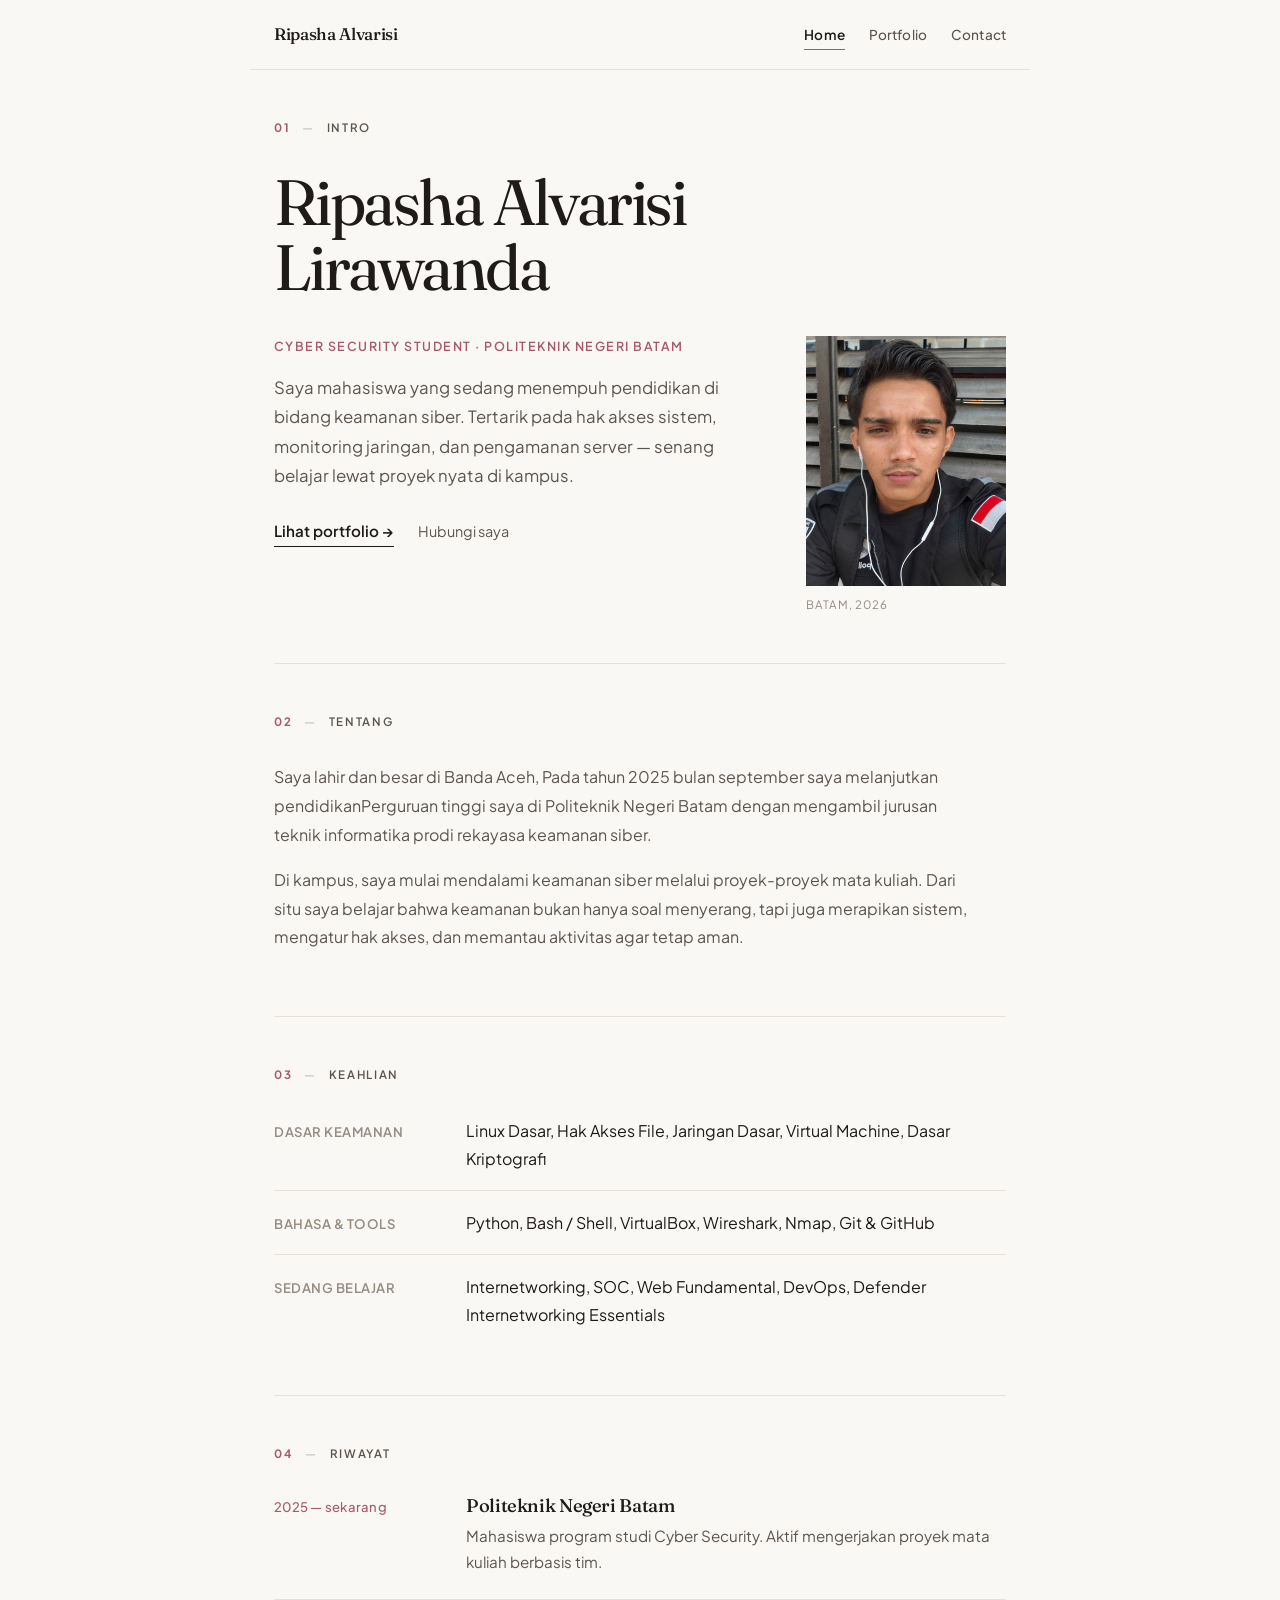
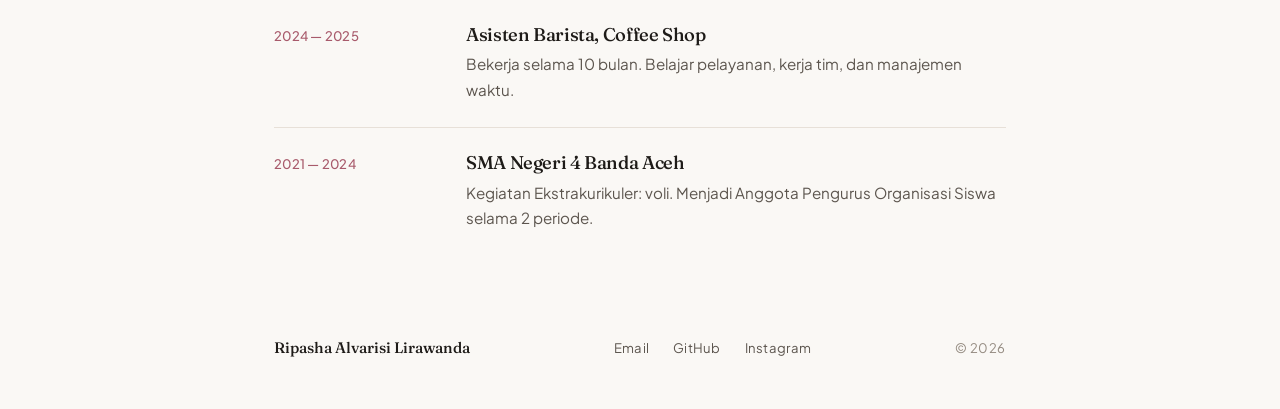
<file: minggu1/index.html>
<!DOCTYPE html>
<html lang="id">
<head>
  <meta charset="UTF-8">
  <meta name="viewport" content="width=device-width, initial-scale=1.0">
  <title>Ripasha Alvarisi Lirawanda — Cyber Security Student</title>
  <meta name="description" content="Profil Ripasha Alvarisi Lirawanda, mahasiswa Cyber Security Politeknik Negeri Batam.">
  <link rel="preconnect" href="https://fonts.googleapis.com">
  <link rel="preconnect" href="https://fonts.gstatic.com" crossorigin>
  <link href="https://fonts.googleapis.com/css2?family=Fraunces:ital,opsz,wght@0,9..144,400;0,9..144,500;0,9..144,600;1,9..144,400;1,9..144,500&family=Plus+Jakarta+Sans:wght@400;500;600;700&display=swap" rel="stylesheet">
  <link rel="stylesheet" href="css/style.css">
</head>
<body>

  <header class="topbar">
    <a class="brand" href="index.html">Ripasha Alvarisi</a>
    <nav class="topnav" aria-label="Navigasi">
      <a href="index.html" aria-current="page">Home</a>
      <a href="portfolio.html">Portfolio</a>
      <a href="contact.html">Contact</a>
    </nav>
  </header>

  <main>

    <!-- 01 · INTRO -->
    <section class="sec">
      <header class="sec-head">
        <span class="num">01</span>
        <span class="dash">—</span>
        <span class="label">Intro</span>
      </header>

      <h1 class="hero-name">
        Ripasha Alvarisi<br>Lirawanda
      </h1>

      <div class="intro-grid">
        <div class="intro-main">
          <p class="kicker">Cyber Security Student · Politeknik Negeri Batam</p>
          <p class="lede">
            Saya mahasiswa yang sedang menempuh pendidikan di bidang keamanan
            siber. Tertarik pada hak akses sistem, monitoring jaringan, dan
            pengamanan server — senang belajar lewat proyek nyata di kampus.
          </p>
          <p class="cta-row">
            <a class="cta-link" href="portfolio.html">Lihat portfolio <span class="arrow">→</span></a>
            <a class="cta-plain" href="contact.html">Hubungi saya</a>
          </p>
        </div>

        <figure class="intro-photo">
          <img src="img/foto.jpg" alt="Foto Ripasha Alvarisi Lirawanda">
          <figcaption>Batam, 2026</figcaption>
        </figure>
      </div>
    </section>

    <section class="sec">
      <header class="sec-head">
        <span class="num">02</span>
        <span class="dash">—</span>
        <span class="label">Tentang</span>
      </header>

      <div class="prose">
        <p>
          Saya lahir dan besar di Banda Aceh, Pada tahun 2025 bulan september 
          saya melanjutkan pendidikanPerguruan tinggi saya di Politeknik Negeri Batam 
          dengan mengambil jurusan teknik informatika prodi rekayasa keamanan siber.
        </p>
        <p>
          Di kampus, saya mulai mendalami keamanan siber melalui proyek-proyek
          mata kuliah. Dari situ saya belajar bahwa keamanan bukan hanya soal
          menyerang, tapi juga merapikan sistem, mengatur hak akses, dan
          memantau aktivitas agar tetap aman.
        </p>
      </div>
    </section>

    <section class="sec">
      <header class="sec-head">
        <span class="num">03</span>
        <span class="dash">—</span>
        <span class="label">Keahlian</span>
      </header>

      <dl class="skills">
        <div class="skill-row">
          <dt>Dasar Keamanan</dt>
          <dd>Linux Dasar, Hak Akses File, Jaringan Dasar, Virtual Machine, Dasar Kriptografi</dd>
        </div>
        <div class="skill-row">
          <dt>Bahasa &amp; Tools</dt>
          <dd>Python, Bash / Shell, VirtualBox, Wireshark, Nmap, Git &amp; GitHub</dd>
        </div>
        <div class="skill-row">
          <dt>Sedang Belajar</dt>
          <dd>Internetworking, SOC, Web Fundamental, DevOps, Defender Internetworking Essentials</dd>
        </div>
      </dl>
    </section>

    <section class="sec">
      <header class="sec-head">
        <span class="num">04</span>
        <span class="dash">—</span>
        <span class="label">Riwayat</span>
      </header>

      <ol class="log">
        <li class="log-row">
          <span class="log-date">2025 — sekarang</span>
          <div class="log-body">
            <h3>Politeknik Negeri Batam</h3>
            <p>Mahasiswa program studi Cyber Security. Aktif mengerjakan proyek mata kuliah berbasis tim.</p>
          </div>
        </li>
        <li class="log-row">
          <span class="log-date">2024 — 2025</span>
          <div class="log-body">
            <h3>Asisten Barista, Coffee Shop</h3>
            <p>Bekerja selama 10 bulan. Belajar pelayanan, kerja tim, dan manajemen waktu.</p>
          </div>
        </li>
        <li class="log-row">
          <span class="log-date">2021 — 2024</span>
          <div class="log-body">
            <h3>SMA Negeri 4 Banda Aceh</h3>
            <p>Kegiatan Ekstrakurikuler: voli.
              Menjadi Anggota Pengurus Organisasi Siswa selama 2 periode.
            </p>
          </div>
        </li>
      </ol>
    </section>

  </main>

  <footer class="footer">
    <span class="footer-name">Ripasha Alvarisi Lirawanda</span>
    <nav class="footer-nav">
      <a href="mailto:rifasyaalvarisi@gmail.com">Email</a>
      <a href="https://github.com/rifasyaalvarisi-svg" target="_blank" rel="noopener">GitHub</a>
      <a href="https://instagram.com/rpsyaalvrsi" target="_blank" rel="noopener">Instagram</a>
    </nav>
    <span class="footer-year">© 2026</span>
  </footer>

</body>
</html>
</file>
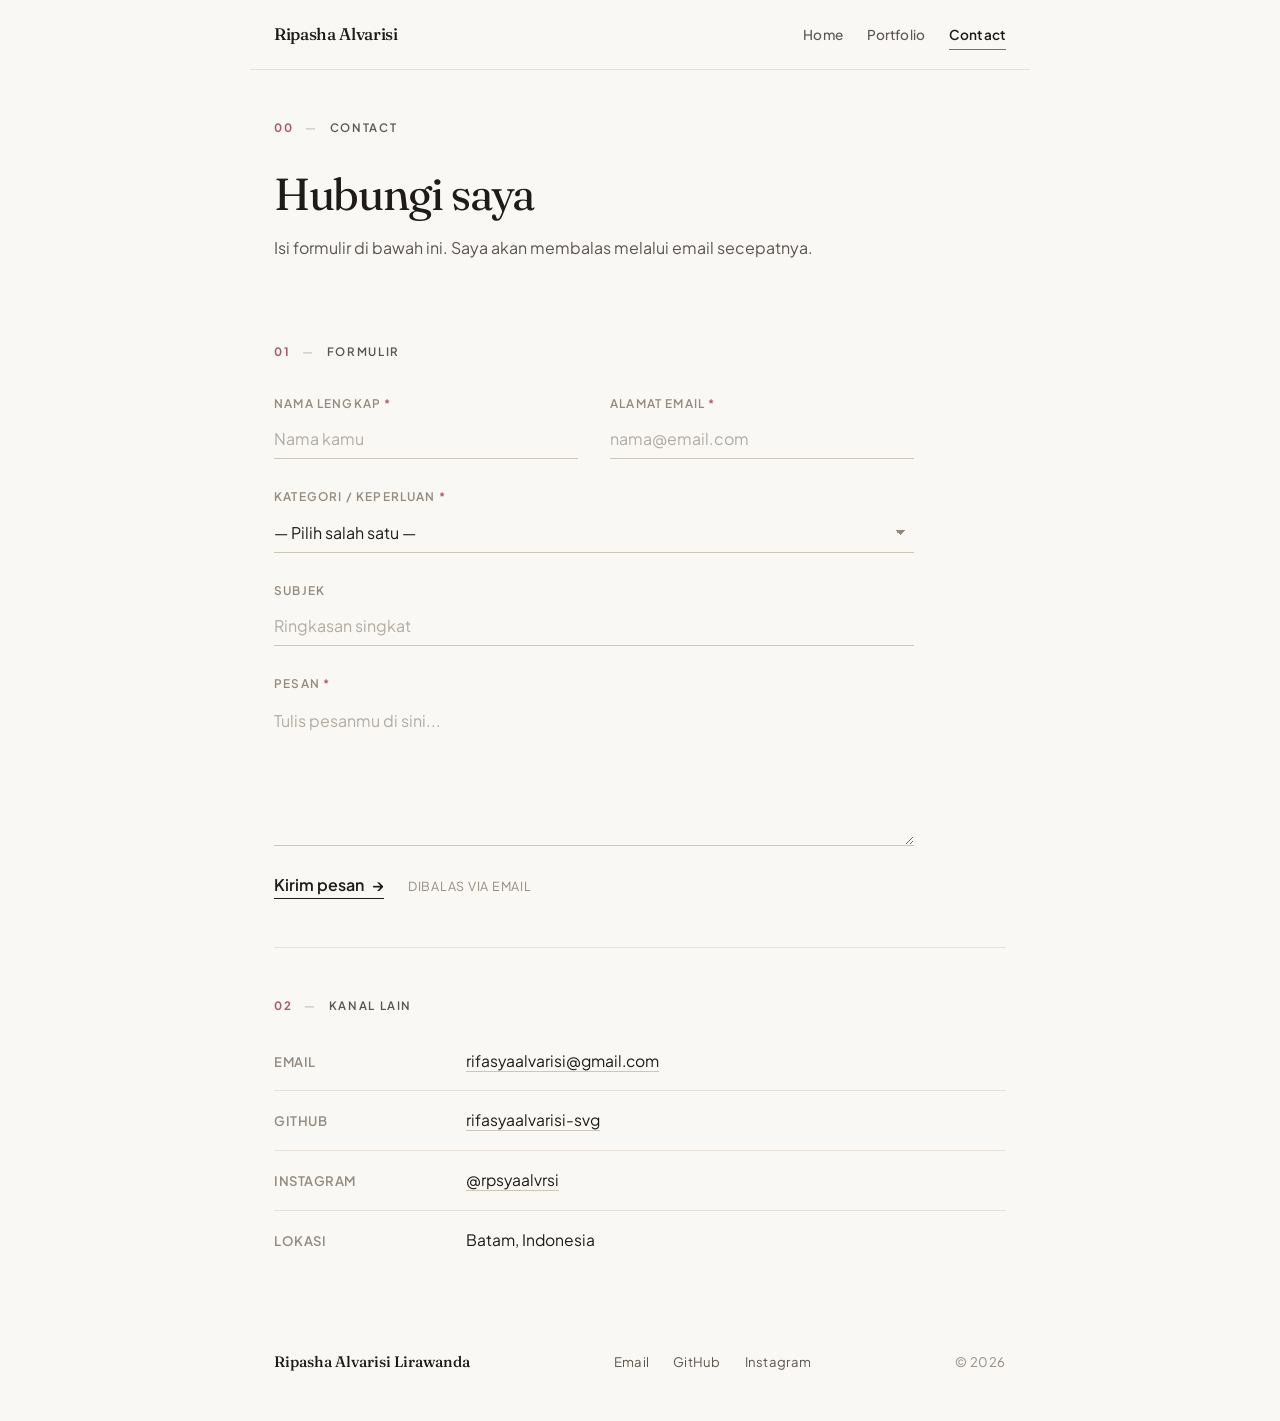
<file: minggu1/contact.html>
<!DOCTYPE html>
<html lang="id">
<head>
  <meta charset="UTF-8">
  <meta name="viewport" content="width=device-width, initial-scale=1.0">
  <title>Contact — Ripasha Alvarisi Lirawanda</title>
  <link rel="preconnect" href="https://fonts.googleapis.com">
  <link rel="preconnect" href="https://fonts.gstatic.com" crossorigin>
  <link href="https://fonts.googleapis.com/css2?family=Fraunces:ital,opsz,wght@0,9..144,400;0,9..144,500;0,9..144,600;1,9..144,400;1,9..144,500&family=Plus+Jakarta+Sans:wght@400;500;600;700&display=swap" rel="stylesheet">
  <link rel="stylesheet" href="css/style.css">
</head>
<body>

  <header class="topbar">
    <a class="brand" href="index.html">Ripasha Alvarisi</a>
    <nav class="topnav" aria-label="Navigasi">
      <a href="index.html">Home</a>
      <a href="portfolio.html">Portfolio</a>
      <a href="contact.html" aria-current="page">Contact</a>
    </nav>
  </header>

  <main>

    <section class="sec sec-page">
      <header class="sec-head">
        <span class="num">00</span>
        <span class="dash">—</span>
        <span class="label">Contact</span>
      </header>

      <h1 class="page-title">Hubungi saya</h1>
      <p class="page-lede">
        Isi formulir di bawah ini. Saya akan membalas melalui email secepatnya.
      </p>
    </section>

    <section class="sec">
      <header class="sec-head">
        <span class="num">01</span>
        <span class="dash">—</span>
        <span class="label">Formulir</span>
      </header>

      <form class="form" action="#" method="post">

        <div class="form-row">
          <div class="field">
            <label for="nama">Nama lengkap <span class="req">*</span></label>
            <input type="text" id="nama" name="nama" required
                   autocomplete="name" placeholder="Nama kamu">
          </div>

          <div class="field">
            <label for="email">Alamat email <span class="req">*</span></label>
            <input type="email" id="email" name="email" required
                   autocomplete="email" placeholder="nama@email.com">
          </div>
        </div>

        <div class="field">
          <label for="kategori">Kategori / keperluan <span class="req">*</span></label>
          <select id="kategori" name="kategori" required>
            <option value="" selected disabled>— Pilih salah satu —</option>
            <option value="konsultasi">Konsultasi</option>
            <option value="kolaborasi">Kolaborasi Proyek</option>
            <option value="umum">Pertanyaan Umum</option>
          </select>
        </div>

        <div class="field">
          <label for="subjek">Subjek</label>
          <input type="text" id="subjek" name="subjek" placeholder="Ringkasan singkat">
        </div>

        <div class="field">
          <label for="pesan">Pesan <span class="req">*</span></label>
          <textarea id="pesan" name="pesan" rows="5" required
                    placeholder="Tulis pesanmu di sini..."></textarea>
        </div>

        <div class="form-actions">
          <button type="submit" class="btn-send">Kirim pesan <span class="arrow">→</span></button>
          <span class="form-hint">dibalas via email</span>
        </div>

      </form>
    </section>

    <section class="sec">
      <header class="sec-head">
        <span class="num">02</span>
        <span class="dash">—</span>
        <span class="label">Kanal Lain</span>
      </header>

      <dl class="channels">
        <div class="ch-row">
          <dt>Email</dt>
          <dd><a href="mailto:rifasyaalvarisi@gmail.com">rifasyaalvarisi@gmail.com</a></dd>
        </div>
        <div class="ch-row">
          <dt>GitHub</dt>
          <dd><a href="https://github.com/rifasyaalvarisi-svg" target="_blank" rel="noopener">rifasyaalvarisi-svg</a></dd>
        </div>
        <div class="ch-row">
          <dt>Instagram</dt>
          <dd><a href="https://instagram.com/rpsyaalvrsi" target="_blank" rel="noopener">@rpsyaalvrsi</a></dd>
        </div>
        <div class="ch-row">
          <dt>Lokasi</dt>
          <dd>Batam, Indonesia</dd>
        </div>
      </dl>
    </section>

  </main>

  <footer class="footer">
    <span class="footer-name">Ripasha Alvarisi Lirawanda</span>
    <nav class="footer-nav">
      <a href="mailto:rifasyaalvarisi@gmail.com">Email</a>
      <a href="https://github.com/rifasyaalvarisi-svg" target="_blank" rel="noopener">GitHub</a>
      <a href="https://instagram.com/rpsyaalvrsi" target="_blank" rel="noopener">Instagram</a>
    </nav>
    <span class="footer-year">© 2026</span>
  </footer>

</body>
</html>
</file>
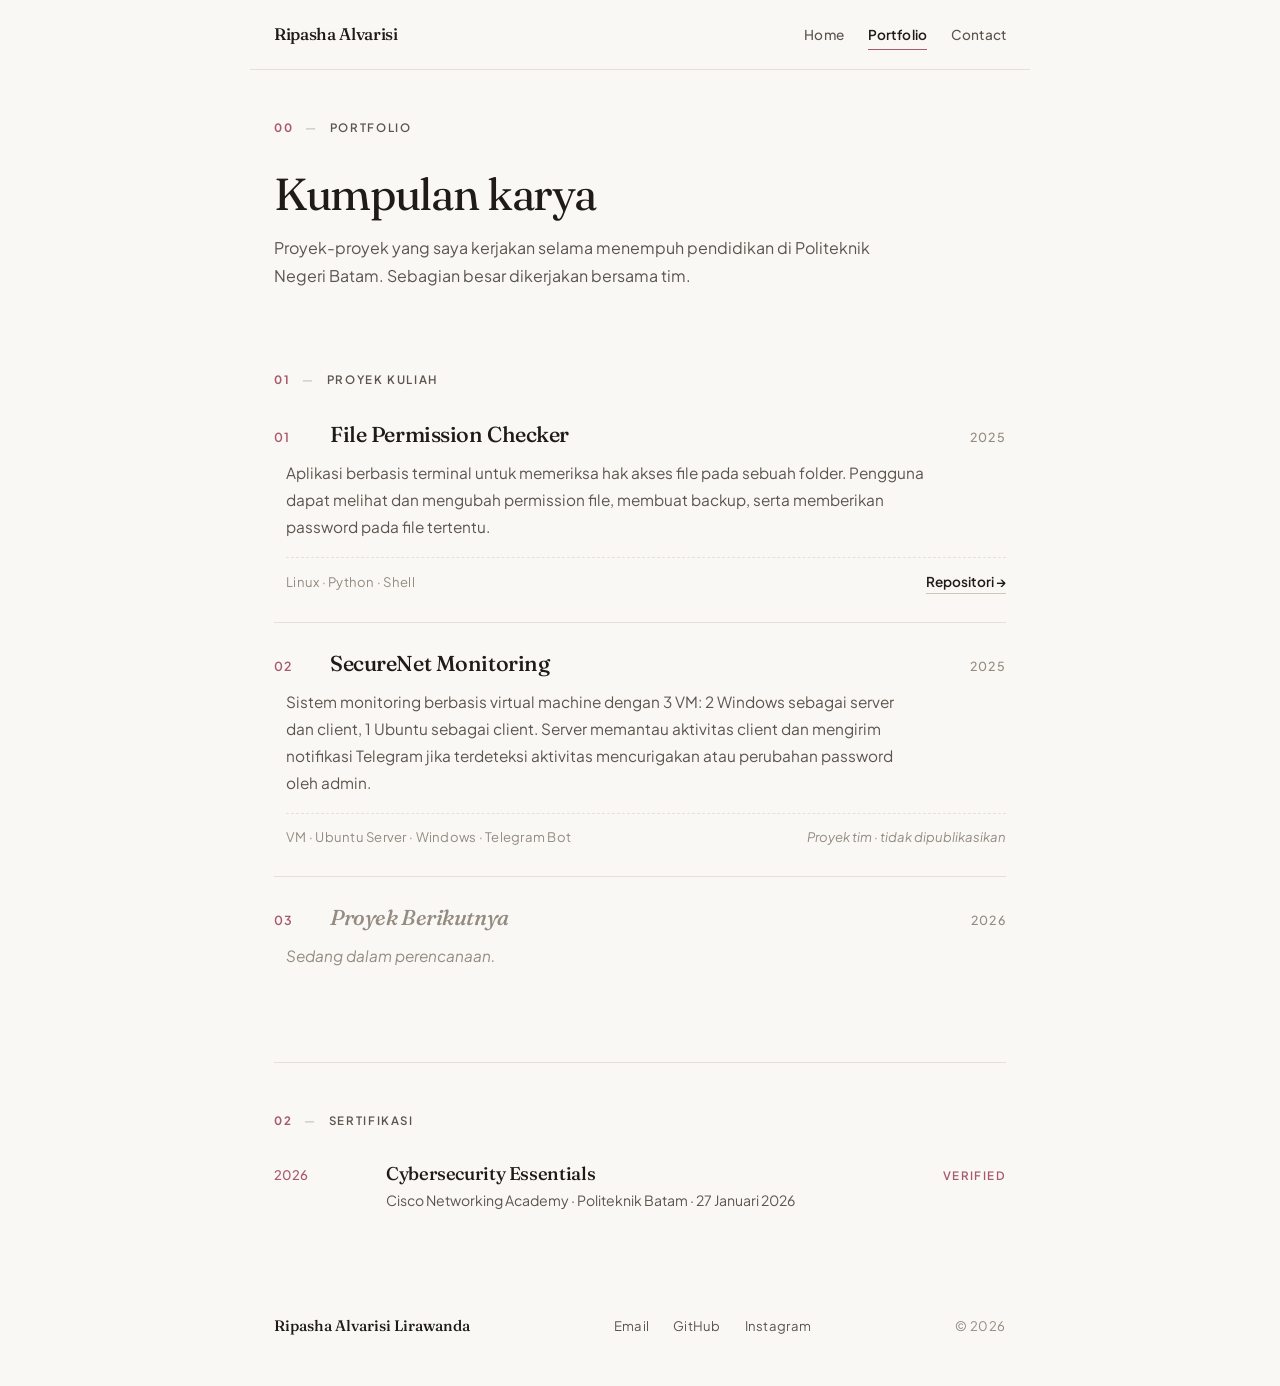
<file: minggu1/portfolio.html>
<!DOCTYPE html>
<html lang="id">
<head>
  <meta charset="UTF-8">
  <meta name="viewport" content="width=device-width, initial-scale=1.0">
  <title>Portfolio — Ripasha Alvarisi Lirawanda</title>
  <link rel="preconnect" href="https://fonts.googleapis.com">
  <link rel="preconnect" href="https://fonts.gstatic.com" crossorigin>
  <link href="https://fonts.googleapis.com/css2?family=Fraunces:ital,opsz,wght@0,9..144,400;0,9..144,500;0,9..144,600;1,9..144,400;1,9..144,500&family=Plus+Jakarta+Sans:wght@400;500;600;700&display=swap" rel="stylesheet">
  <link rel="stylesheet" href="css/style.css">
</head>
<body>

  <header class="topbar">
    <a class="brand" href="index.html">Ripasha Alvarisi</a>
    <nav class="topnav" aria-label="Navigasi">
      <a href="index.html">Home</a>
      <a href="portfolio.html" aria-current="page">Portfolio</a>
      <a href="contact.html">Contact</a>
    </nav>
  </header>

  <main>

    <section class="sec sec-page">
      <header class="sec-head">
        <span class="num">00</span>
        <span class="dash">—</span>
        <span class="label">Portfolio</span>
      </header>

      <h1 class="page-title">Kumpulan karya</h1>
      <p class="page-lede">
        Proyek-proyek yang saya kerjakan selama menempuh pendidikan di
        Politeknik Negeri Batam. Sebagian besar dikerjakan bersama tim.
      </p>
    </section>

    <section class="sec">
      <header class="sec-head">
        <span class="num">01</span>
        <span class="dash">—</span>
        <span class="label">Proyek Kuliah</span>
      </header>

      <ol class="projects">

        <li class="project">
          <div class="project-top">
            <span class="project-idx">01</span>
            <h3 class="project-title">File Permission Checker</h3>
            <span class="project-year">2025</span>
          </div>
          <p class="project-desc">
            Aplikasi berbasis terminal untuk memeriksa hak akses file pada
            sebuah folder. Pengguna dapat melihat dan mengubah permission
            file, membuat backup, serta memberikan password pada file tertentu.
          </p>
          <p class="project-foot">
            <span class="project-tags">Linux · Python · Shell</span>
            <a class="project-link" href="https://github.com/rifasyaalvarisi-svg" target="_blank" rel="noopener">Repositori <span class="arrow">→</span></a>
          </p>
        </li>

        <li class="project">
          <div class="project-top">
            <span class="project-idx">02</span>
            <h3 class="project-title">SecureNet Monitoring</h3>
            <span class="project-year">2025</span>
          </div>
          <p class="project-desc">
            Sistem monitoring berbasis virtual machine dengan 3 VM: 2 Windows
            sebagai server dan client, 1 Ubuntu sebagai client. Server memantau aktivitas
            client dan mengirim notifikasi Telegram jika terdeteksi aktivitas
            mencurigakan atau perubahan password oleh admin.
          </p>
          <p class="project-foot">
            <span class="project-tags">VM · Ubuntu Server · Windows · Telegram Bot</span>
            <span class="project-note">Proyek tim · tidak dipublikasikan</span>
          </p>
        </li>

        <li class="project project-upcoming">
          <div class="project-top">
            <span class="project-idx">03</span>
            <h3 class="project-title">Proyek Berikutnya</h3>
            <span class="project-year">2026</span>
          </div>
          <p class="project-desc">Sedang dalam perencanaan.</p>
        </li>

      </ol>
    </section>

    <section class="sec">
      <header class="sec-head">
        <span class="num">02</span>
        <span class="dash">—</span>
        <span class="label">Sertifikasi</span>
      </header>

      <ul class="cert">
        <li class="cert-row">
          <span class="cert-year">2026</span>
          <div class="cert-body">
            <h3>Cybersecurity Essentials</h3>
            <p>Cisco Networking Academy · Politeknik Batam · 27 Januari 2026</p>
          </div>
          <span class="cert-mark">Verified</span>
        </li>
      </ul>
    </section>

  </main>

  <footer class="footer">
    <span class="footer-name">Ripasha Alvarisi Lirawanda</span>
    <nav class="footer-nav">
      <a href="mailto:rifasyaalvarisi@gmail.com">Email</a>
      <a href="https://github.com/rifasyaalvarisi-svg" target="_blank" rel="noopener">GitHub</a>
      <a href="https://instagram.com/rpsyaalvrsi" target="_blank" rel="noopener">Instagram</a>
    </nav>
    <span class="footer-year">© 2026</span>
  </footer>

</body>
</html>
</file>
<file: minggu1/css/style.css>
:root {
  --bg:        #faf8f5;
  --surface:   #ffffff;
  --rule:      #e7e0d8;
  --rule-hi:   #cfc6bb;

  --ink:       #1e1b18;
  --ink-2:     #5c554e;
  --ink-3:     #948b81;

  --accent:    #a85a6b;
  --accent-hi: #8c4557;

  --serif: "Fraunces", Georgia, serif;
  --sans:  "Plus Jakarta Sans", system-ui, -apple-system, sans-serif;

  --max: 780px;
  --pad: 1.5rem;
}

*, *::before, *::after { box-sizing: border-box; }

html { scroll-behavior: smooth; }

body {
  margin: 0;
  font-family: var(--sans);
  font-size: 16px;
  line-height: 1.7;
  font-weight: 400;
  color: var(--ink);
  background: var(--bg);
  -webkit-font-smoothing: antialiased;
  -moz-osx-font-smoothing: grayscale;
}

img { max-width: 100%; display: block; }

::selection { background: var(--accent); color: #fff; }

/* ===== Tipografi dasar ===== */
h1, h2, h3 {
  margin: 0;
  font-weight: 500;
  color: var(--ink);
  letter-spacing: -0.02em;
  line-height: 1.2;
}

h1 { font-family: var(--serif); font-weight: 400; }

h3 {
  font-family: var(--sans);
  font-weight: 600;
  font-size: 1rem;
  letter-spacing: -0.01em;
}

p { margin: 0 0 1rem; color: var(--ink-2); }

a {
  color: var(--ink);
  text-decoration: none;
  transition: color .18s;
}
a:hover { color: var(--accent); }

.arrow {
  display: inline-block;
  transition: transform .22s cubic-bezier(.2,.7,.3,1);
}
a:hover .arrow { transform: translateX(3px); }

/* ===== Header tipis ===== */
.topbar {
  max-width: var(--max);
  margin: 0 auto;
  padding: 1.25rem var(--pad);
  display: flex;
  align-items: baseline;
  justify-content: space-between;
  flex-wrap: wrap;
  gap: 1rem;
  border-bottom: 1px solid var(--rule);
}

.brand {
  font-family: var(--serif);
  font-weight: 500;
  font-size: 1.05rem;
  letter-spacing: -0.02em;
  color: var(--ink);
}

.topnav {
  display: flex;
  gap: 1.5rem;
}

.topnav a {
  font-size: .85rem;
  font-weight: 500;
  letter-spacing: .01em;
  color: var(--ink-2);
  position: relative;
}

.topnav a:hover { color: var(--accent); }

.topnav a[aria-current="page"] {
  color: var(--ink);
  font-weight: 600;
}

.topnav a[aria-current="page"]::after {
  content: "";
  position: absolute;
  left: 0;
  right: 0;
  bottom: -4px;
  height: 1px;
  background: var(--accent);
}

/* ===== Section (dengan nomor) ===== */
main {
  max-width: var(--max);
  margin: 0 auto;
  padding: 0 var(--pad);
}

.sec {
  padding: 3rem 0;
  border-bottom: 1px solid var(--rule);
}

.sec:last-child { border-bottom: 0; }

.sec-head {
  display: flex;
  align-items: baseline;
  gap: .75rem;
  margin-bottom: 2rem;
  font-family: var(--sans);
  font-size: .72rem;
  font-weight: 600;
  letter-spacing: .14em;
  text-transform: uppercase;
  color: var(--ink-3);
}

.sec-head .num { color: var(--accent); font-weight: 700; }
.sec-head .dash { opacity: .5; }
.sec-head .label { color: var(--ink-2); }

/* ===== Hero / Intro ===== */
.hero-name {
  font-family: var(--serif);
  font-weight: 400;
  font-size: clamp(2.4rem, 7vw, 4rem);
  line-height: 1.02;
  letter-spacing: -0.04em;
  margin: 0 0 2.25rem;
  color: var(--ink);
}

.intro-grid {
  display: grid;
  grid-template-columns: 1fr 200px;
  gap: 3rem;
  align-items: start;
}

.kicker {
  font-size: .78rem;
  font-weight: 600;
  letter-spacing: .12em;
  text-transform: uppercase;
  color: var(--accent);
  margin: 0 0 1rem;
}

.lede {
  font-size: 1.05rem;
  line-height: 1.75;
  color: var(--ink-2);
  max-width: 46ch;
  margin: 0 0 1.75rem;
}

.cta-row {
  display: flex;
  align-items: baseline;
  gap: 1.5rem;
  flex-wrap: wrap;
  margin: 0;
}

.cta-link {
  font-weight: 600;
  font-size: .95rem;
  color: var(--ink);
  border-bottom: 1px solid var(--ink);
  padding-bottom: 2px;
}
.cta-link:hover { color: var(--accent); border-color: var(--accent); }

.cta-plain {
  font-size: .9rem;
  color: var(--ink-2);
}
.cta-plain:hover { color: var(--accent); }

/* Foto kotak di margin */
.intro-photo {
  margin: 0;
}

.intro-photo img {
  width: 100%;
  aspect-ratio: 4 / 5;
  object-fit: cover;
  filter: contrast(1.02) saturate(0.95);
}

.intro-photo figcaption {
  margin-top: .6rem;
  font-size: .72rem;
  letter-spacing: .08em;
  text-transform: uppercase;
  color: var(--ink-3);
}

/* ===== Prose ===== */
.prose p {
  max-width: 58ch;
  font-size: 1rem;
  line-height: 1.8;
  color: var(--ink-2);
}

/* ===== Skills (2 kolom) ===== */
.skills {
  margin: 0;
  padding: 0;
}

.skill-row {
  display: grid;
  grid-template-columns: 160px 1fr;
  gap: 2rem;
  padding: 1.1rem 0;
  border-top: 1px solid var(--rule);
  align-items: baseline;
}

.skill-row:first-child { border-top: 0; padding-top: 0; }

.skill-row dt {
  font-size: .82rem;
  font-weight: 600;
  letter-spacing: .04em;
  text-transform: uppercase;
  color: var(--ink-3);
}

.skill-row dd {
  margin: 0;
  font-size: 1rem;
  line-height: 1.75;
  color: var(--ink);
}

/* ===== Log / Riwayat ===== */
.log {
  list-style: none;
  margin: 0;
  padding: 0;
}

.log-row {
  display: grid;
  grid-template-columns: 160px 1fr;
  gap: 2rem;
  padding: 1.5rem 0;
  border-top: 1px solid var(--rule);
  align-items: baseline;
}

.log-row:first-child { border-top: 0; padding-top: 0; }

.log-date {
  font-size: .82rem;
  font-weight: 500;
  letter-spacing: .02em;
  color: var(--accent);
}

.log-body h3 {
  font-family: var(--serif);
  font-weight: 500;
  font-size: 1.15rem;
  letter-spacing: -0.02em;
  margin: 0 0 .35rem;
  color: var(--ink);
}

.log-body p {
  margin: 0;
  font-size: .95rem;
  line-height: 1.7;
  color: var(--ink-2);
  max-width: 55ch;
}

/* ===== Halaman judul (portfolio & contact) ===== */
.sec-page { padding-bottom: 1rem; border-bottom: 0; }

.page-title {
  font-family: var(--serif);
  font-weight: 400;
  font-size: clamp(2rem, 5vw, 2.8rem);
  letter-spacing: -0.03em;
  line-height: 1.1;
  margin: 0 0 1rem;
  color: var(--ink);
}

.page-lede {
  font-size: 1rem;
  color: var(--ink-2);
  max-width: 52ch;
  line-height: 1.75;
}

/* ===== Proyek (list, bukan card) ===== */
.projects {
  list-style: none;
  margin: 0;
  padding: 0;
}

.project {
  padding: 1.75rem 0;
  border-top: 1px solid var(--rule);
}

.project:first-child { border-top: 0; padding-top: 0; }

.project-top {
  display: grid;
  grid-template-columns: 40px 1fr auto;
  gap: 1rem;
  align-items: baseline;
  margin-bottom: .75rem;
}

.project-idx {
  font-size: .78rem;
  font-weight: 600;
  letter-spacing: .1em;
  color: var(--accent);
}

.project-title {
  font-family: var(--serif);
  font-weight: 500;
  font-size: 1.35rem;
  letter-spacing: -0.02em;
  margin: 0;
  color: var(--ink);
}

.project-year {
  font-size: .78rem;
  font-weight: 500;
  letter-spacing: .1em;
  color: var(--ink-3);
}

.project-desc {
  font-size: .96rem;
  line-height: 1.75;
  color: var(--ink-2);
  max-width: 58ch;
  margin: 0 0 1rem .75rem;
}

.project-foot {
  display: flex;
  align-items: baseline;
  justify-content: space-between;
  gap: 1rem;
  flex-wrap: wrap;
  margin: 0 0 0 .75rem;
  padding-top: .75rem;
  border-top: 1px dashed var(--rule);
  font-size: .82rem;
}

.project-tags {
  color: var(--ink-3);
  letter-spacing: .02em;
}

.project-link {
  font-weight: 600;
  font-size: .85rem;
  color: var(--ink);
  border-bottom: 1px solid var(--rule-hi);
}
.project-link:hover { color: var(--accent); border-color: var(--accent); }

.project-note {
  font-style: italic;
  color: var(--ink-3);
}

.project-upcoming .project-title {
  color: var(--ink-3);
  font-style: italic;
}

.project-upcoming .project-desc {
  color: var(--ink-3);
  font-style: italic;
}

/* ===== Sertifikat ===== */
.cert {
  list-style: none;
  margin: 0;
  padding: 0;
}

.cert-row {
  display: grid;
  grid-template-columns: 80px 1fr auto;
  gap: 2rem;
  align-items: baseline;
  padding: 1.25rem 0;
  border-top: 1px solid var(--rule);
}

.cert-row:first-child { border-top: 0; padding-top: 0; }

.cert-year {
  font-size: .82rem;
  font-weight: 500;
  letter-spacing: .02em;
  color: var(--accent);
}

.cert-body h3 {
  font-family: var(--serif);
  font-weight: 500;
  font-size: 1.15rem;
  letter-spacing: -0.02em;
  margin: 0 0 .25rem;
  color: var(--ink);
}

.cert-body p {
  margin: 0;
  font-size: .88rem;
  color: var(--ink-2);
}

.cert-mark {
  font-size: .72rem;
  font-weight: 600;
  letter-spacing: .12em;
  text-transform: uppercase;
  color: var(--accent);
}

/* ===== Formulir (underline-only) ===== */
.form {
  max-width: 640px;
}

.form-row {
  display: grid;
  grid-template-columns: 1fr 1fr;
  gap: 2rem;
}

.field {
  display: flex;
  flex-direction: column;
  gap: .35rem;
  margin-bottom: 1.75rem;
}

.field label {
  font-size: .74rem;
  font-weight: 600;
  letter-spacing: .1em;
  text-transform: uppercase;
  color: var(--ink-3);
}

.req { color: var(--accent); }

.field input,
.field select,
.field textarea {
  width: 100%;
  padding: .55rem 0;
  font-family: var(--sans);
  font-size: 1rem;
  color: var(--ink);
  background: transparent;
  border: 0;
  border-bottom: 1px solid var(--rule-hi);
  border-radius: 0;
  transition: border-color .2s;
  -webkit-appearance: none;
  appearance: none;
}

.field select {
  background-image: linear-gradient(45deg, transparent 50%, var(--ink-3) 50%),
                    linear-gradient(135deg, var(--ink-3) 50%, transparent 50%);
  background-position: calc(100% - 14px) center, calc(100% - 9px) center;
  background-size: 5px 5px, 5px 5px;
  background-repeat: no-repeat;
  padding-right: 1.5rem;
}

.field textarea {
  resize: vertical;
  min-height: 90px;
  line-height: 1.6;
}

.field input::placeholder,
.field textarea::placeholder {
  color: var(--ink-3);
  opacity: .7;
}

.field input:focus,
.field select:focus,
.field textarea:focus {
  outline: none;
  border-bottom-color: var(--accent);
  box-shadow: 0 1px 0 0 var(--accent);
}

.form-actions {
  display: flex;
  align-items: baseline;
  gap: 1.5rem;
  margin-top: .5rem;
}

.btn-send {
  display: inline-flex;
  align-items: center;
  gap: .5rem;
  padding: 0;
  font-family: inherit;
  font-size: 1rem;
  font-weight: 600;
  color: var(--ink);
  background: transparent;
  border: 0;
  border-bottom: 1px solid var(--ink);
  padding-bottom: 3px;
  cursor: pointer;
  transition: color .2s, border-color .2s;
}

.btn-send:hover {
  color: var(--accent);
  border-color: var(--accent);
}

.btn-send:hover .arrow { transform: translateX(3px); }

.form-hint {
  font-size: .78rem;
  letter-spacing: .06em;
  text-transform: uppercase;
  color: var(--ink-3);
}

/* ===== Kanal ===== */
.channels {
  margin: 0;
  padding: 0;
}

.ch-row {
  display: grid;
  grid-template-columns: 160px 1fr;
  gap: 2rem;
  padding: 1rem 0;
  border-top: 1px solid var(--rule);
  align-items: baseline;
}

.ch-row:first-child { border-top: 0; padding-top: 0; }

.ch-row dt {
  font-size: .82rem;
  font-weight: 600;
  letter-spacing: .04em;
  text-transform: uppercase;
  color: var(--ink-3);
}

.ch-row dd {
  margin: 0;
  font-size: .98rem;
  color: var(--ink);
}

.ch-row a {
  color: var(--ink);
  border-bottom: 1px solid var(--rule-hi);
  padding-bottom: 1px;
}
.ch-row a:hover { color: var(--accent); border-color: var(--accent); }

/* ===== Footer ===== */
.footer {
  max-width: var(--max);
  margin: 0 auto;
  padding: 2rem var(--pad) 3rem;
  display: flex;
  align-items: baseline;
  justify-content: space-between;
  flex-wrap: wrap;
  gap: 1.5rem;
  font-size: .82rem;
  color: var(--ink-3);
}

.footer-name {
  font-family: var(--serif);
  font-size: .95rem;
  font-weight: 500;
  color: var(--ink);
}

.footer-nav {
  display: flex;
  gap: 1.5rem;
}

.footer-nav a {
  color: var(--ink-2);
  letter-spacing: .02em;
}
.footer-nav a:hover { color: var(--accent); }

.footer-year { letter-spacing: .04em; }

/* ===== Responsive ===== */
@media (max-width: 640px) {
  :root { --pad: 1.15rem; }

  .topbar {
    padding: 1rem var(--pad);
  }

  .intro-grid {
    grid-template-columns: 1fr;
    gap: 2rem;
  }

  .intro-photo {
    max-width: 200px;
  }

  .skill-row,
  .log-row,
  .ch-row {
    grid-template-columns: 1fr;
    gap: .5rem;
  }

  .skill-row dt,
  .log-date,
  .ch-row dt {
    font-size: .75rem;
  }

  .project-top {
    grid-template-columns: 32px 1fr;
    gap: .75rem;
  }

  .project-year {
    grid-column: 2;
  }

  .project-desc,
  .project-foot {
    margin-left: 0;
  }

  .cert-row {
    grid-template-columns: 60px 1fr;
    gap: 1rem;
  }

  .cert-mark {
    grid-column: 2;
  }

  .form-row {
    grid-template-columns: 1fr;
    gap: 0;
  }

  .footer {
    flex-direction: column;
    align-items: flex-start;
    gap: .75rem;
  }
}

@media (prefers-reduced-motion: reduce) {
  *, *::before, *::after {
    transition: none !important;
    animation: none !important;
    scroll-behavior: auto !important;
  }
}
</file>
